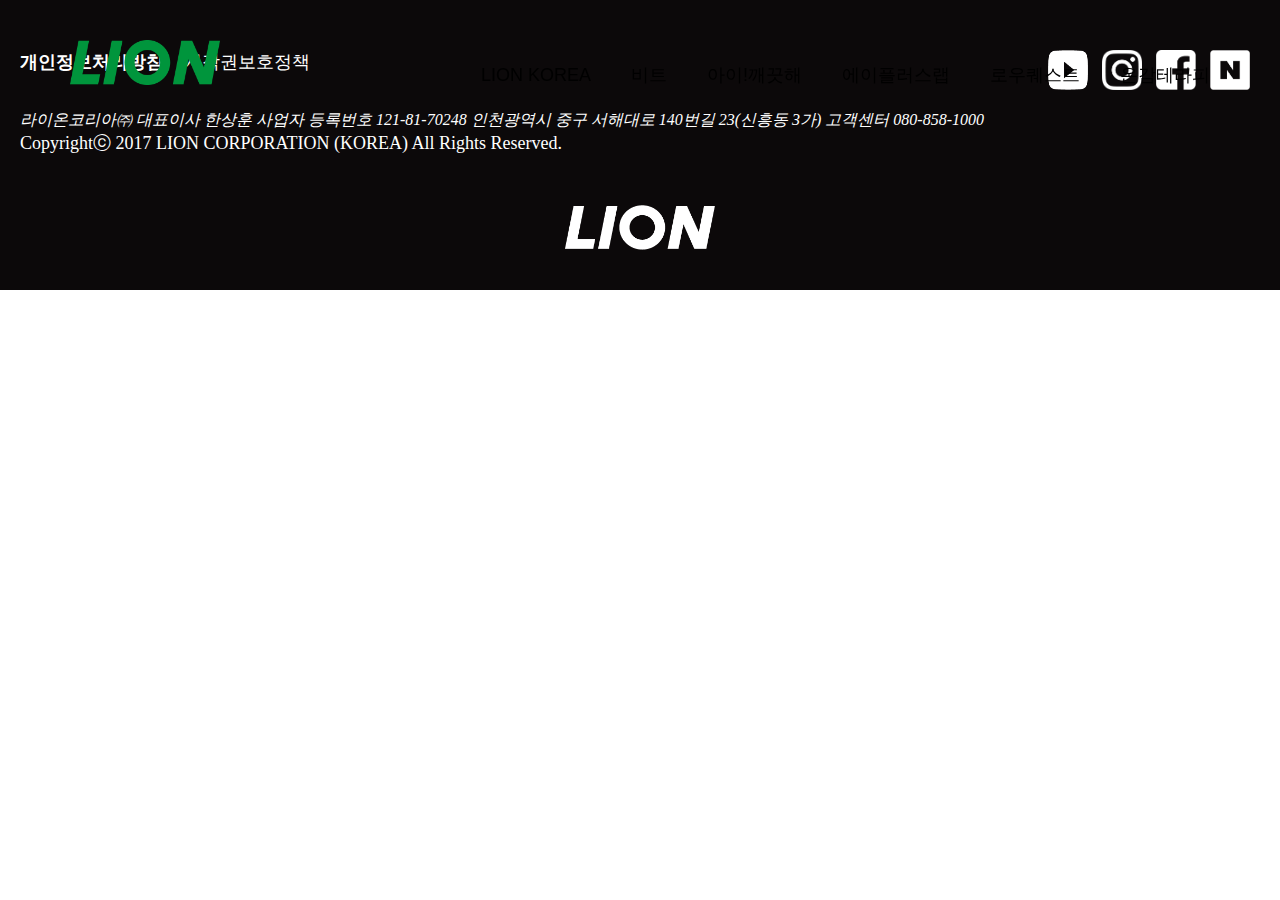
<file: header_footer.html>
<!DOCTYPE html>
<html lang="ko">

<head>
    <meta charset="UTF-8">
    <meta name="viewport" content="width=device-width, initial-scale=1.0">
    <title>header_footer</title>
    <script src="https://code.jquery.com/jquery-3.7.1.js"
        integrity="sha256-eKhayi8LEQwp4NKxN+CfCh+3qOVUtJn3QNZ0TciWLP4=" crossorigin="anonymous"></script>
    <link rel="preconnect" href="https://fonts.googleapis.com">
    <link rel="preconnect" href="https://fonts.gstatic.com" crossorigin>
    <link href="https://fonts.googleapis.com/css2?family=Noto+Sans+KR:wght@100..900&display=swap" rel="stylesheet">
    <link rel="stylesheet" href="css/header_footer.css">
</head>

<body>
    <div class="wrap">
        <div class="header">
            <h1><a href="index.html"><img src="img/main_logo.png" alt=""></a></h1>

            <nav class="lnb">
                <div class="btn">
                    <span class="line1"></span>
                    <span class="line2"></span>
                    <span class="line3"></span>
                </div>
                <ul class="menu">
                    <h1><a href="index.html"><img src="img/white_logo.png" alt=""></a></h1>
                    <li><a href="">LION KOREA</a></li>
                    <li><a href="">비트</a></li>
                    <li><a href="iclean.html">아이!깨끗해</a></li>
                    <li><a href="alab.html">에이플러스랩</a></li>
                    <li><a href="rawquest.html">로우퀘스트</a></li>
                    <li><a href="ongam.html">온감테라피</a></li>
                </ul>
            </nav>
        </div>

        <footer class="footer">
            <div class="footerbox">
                <ul>
                    <li><a href=""><strong>개인정보처리방침</strong></a></li>
                    <li><a href="">저작권보호정책</a></li>
                </ul>
                <div class="sns">
                    <a href="https://www.youtube.com/@lionkorea.official"><img src="img/youtube.png" alt=""></a>
                    <a href="https://www.instagram.com/lionkorea.official/"><img src="img/insta.png" alt=""></a>
                    <a href="https://www.facebook.com/lionkorea.official"><img src="img/face.png" alt=""></a>
                    <a href="https://brand.naver.com/lionmall"><img src="img/naver.png" alt=""></a>
                </div>
                <address>라이온코리아㈜ 대표이사 한상훈 사업자 등록번호 121-81-70248
                    <br class="dn">인천광역시 중구 서해대로 140번길 23(신흥동 3가)
                    <br class="dn">고객센터 080-858-1000
                </address>
                <small>Copyrightⓒ 2017 LION CORPORATION (KOREA) All Rights Reserved.</small>

                <div class="flogo">
                    <a href="index.html"><img src="img/white_logo.png" alt=""></a>
                </div>
            </div>
        </footer>
    </div>
    <script src="js/script.js"></script>
</body>

</html>
</file>
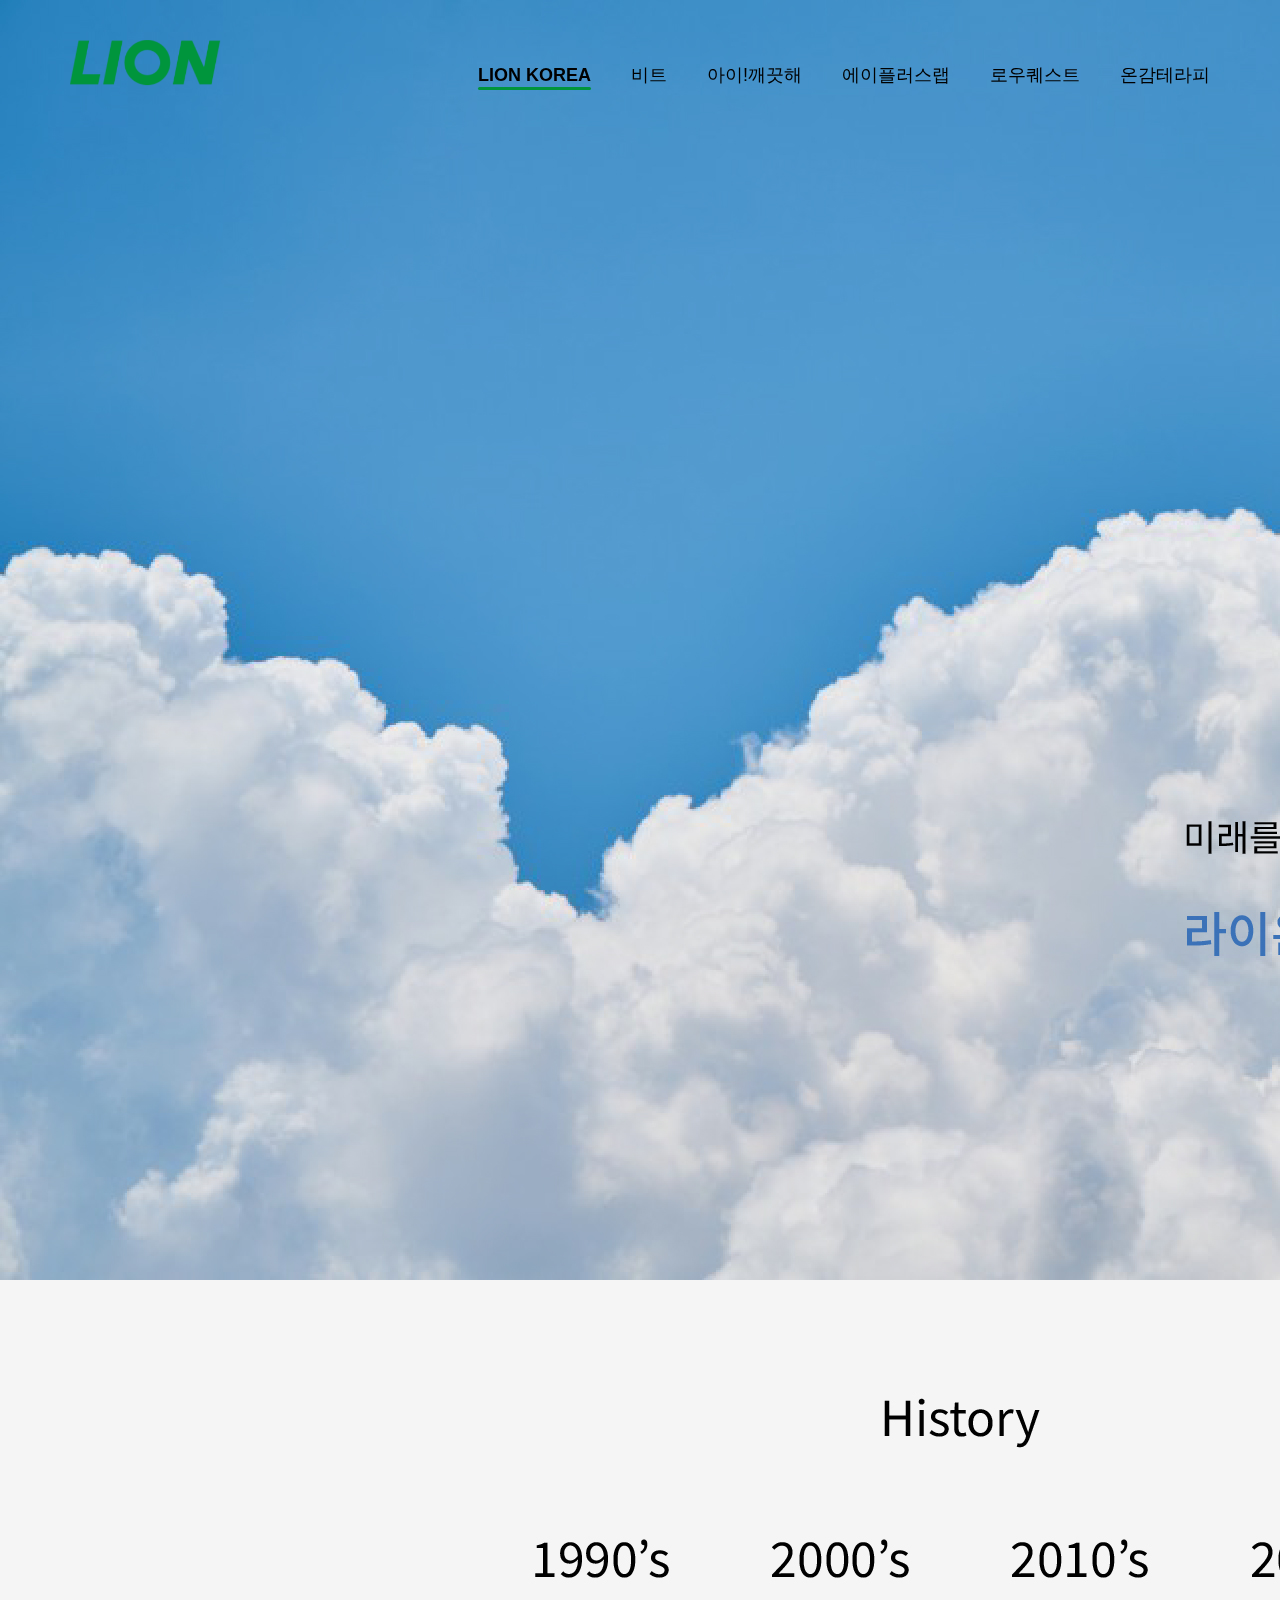
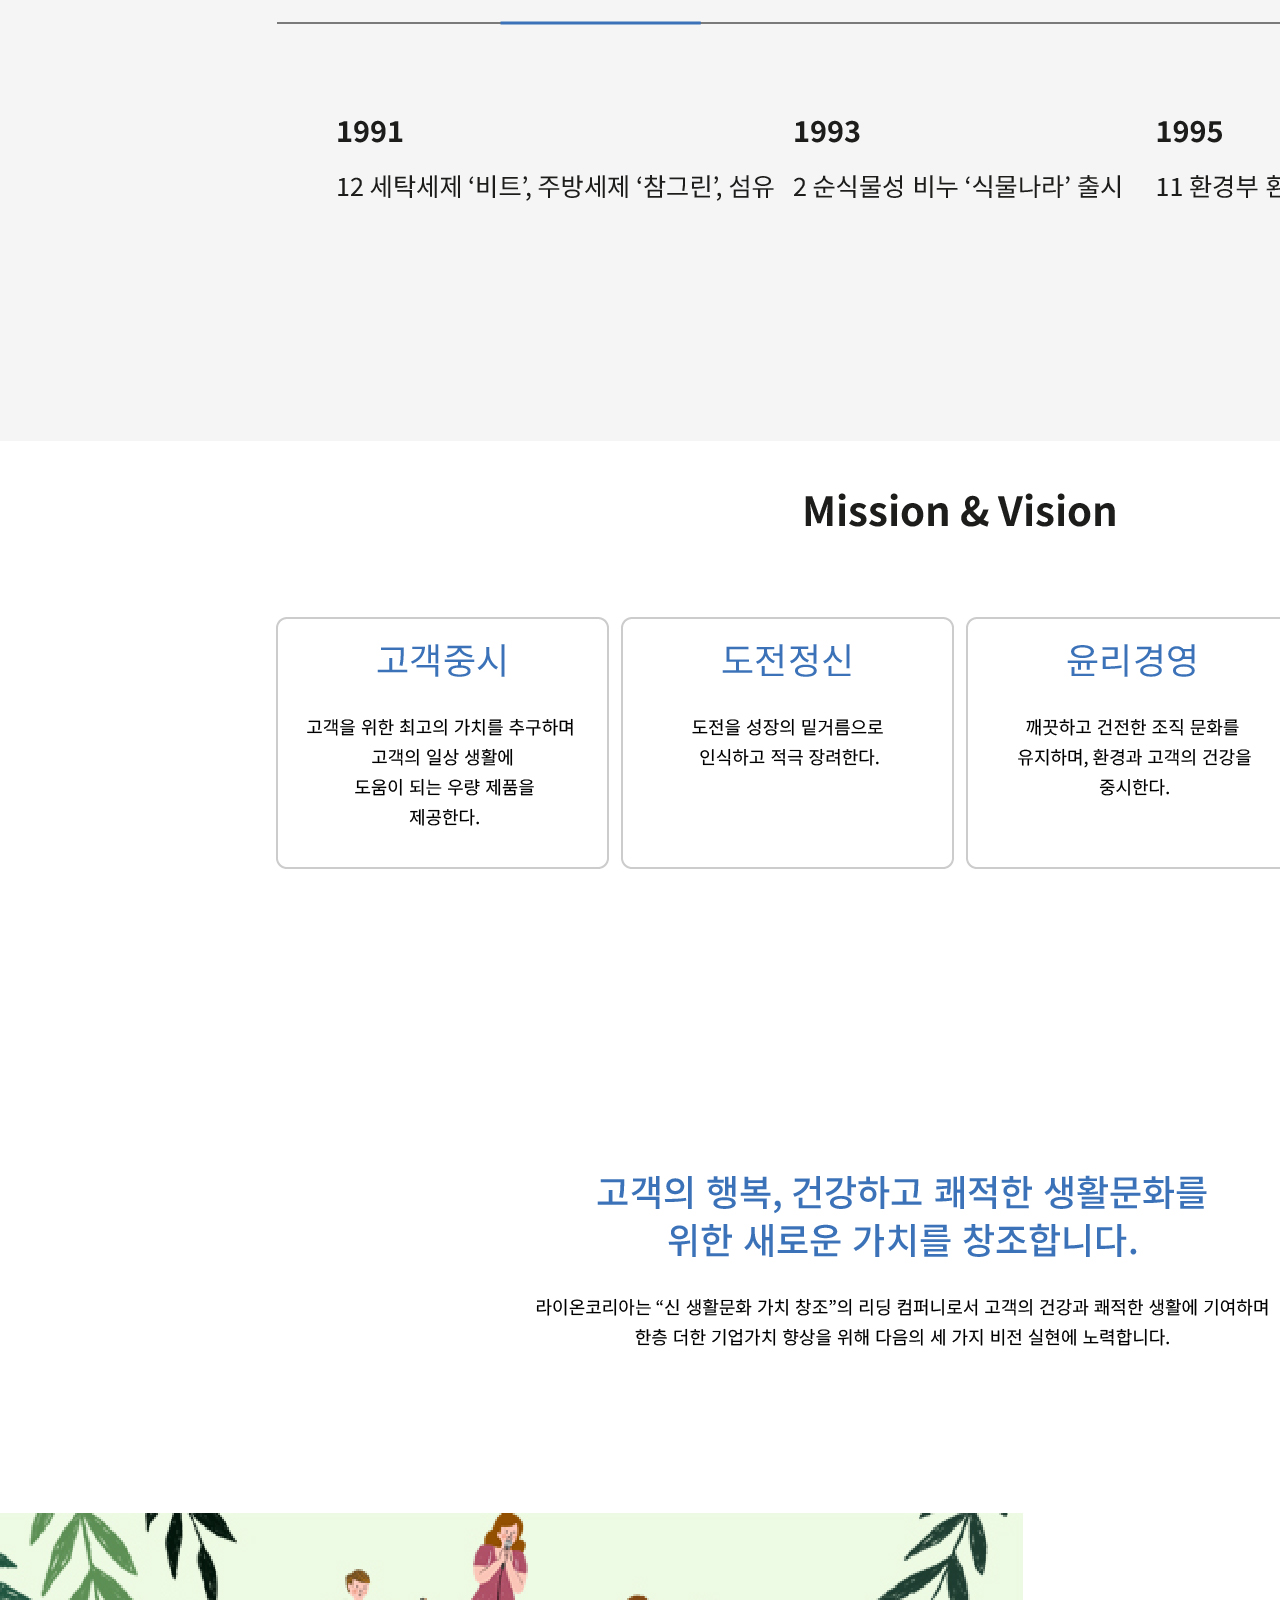
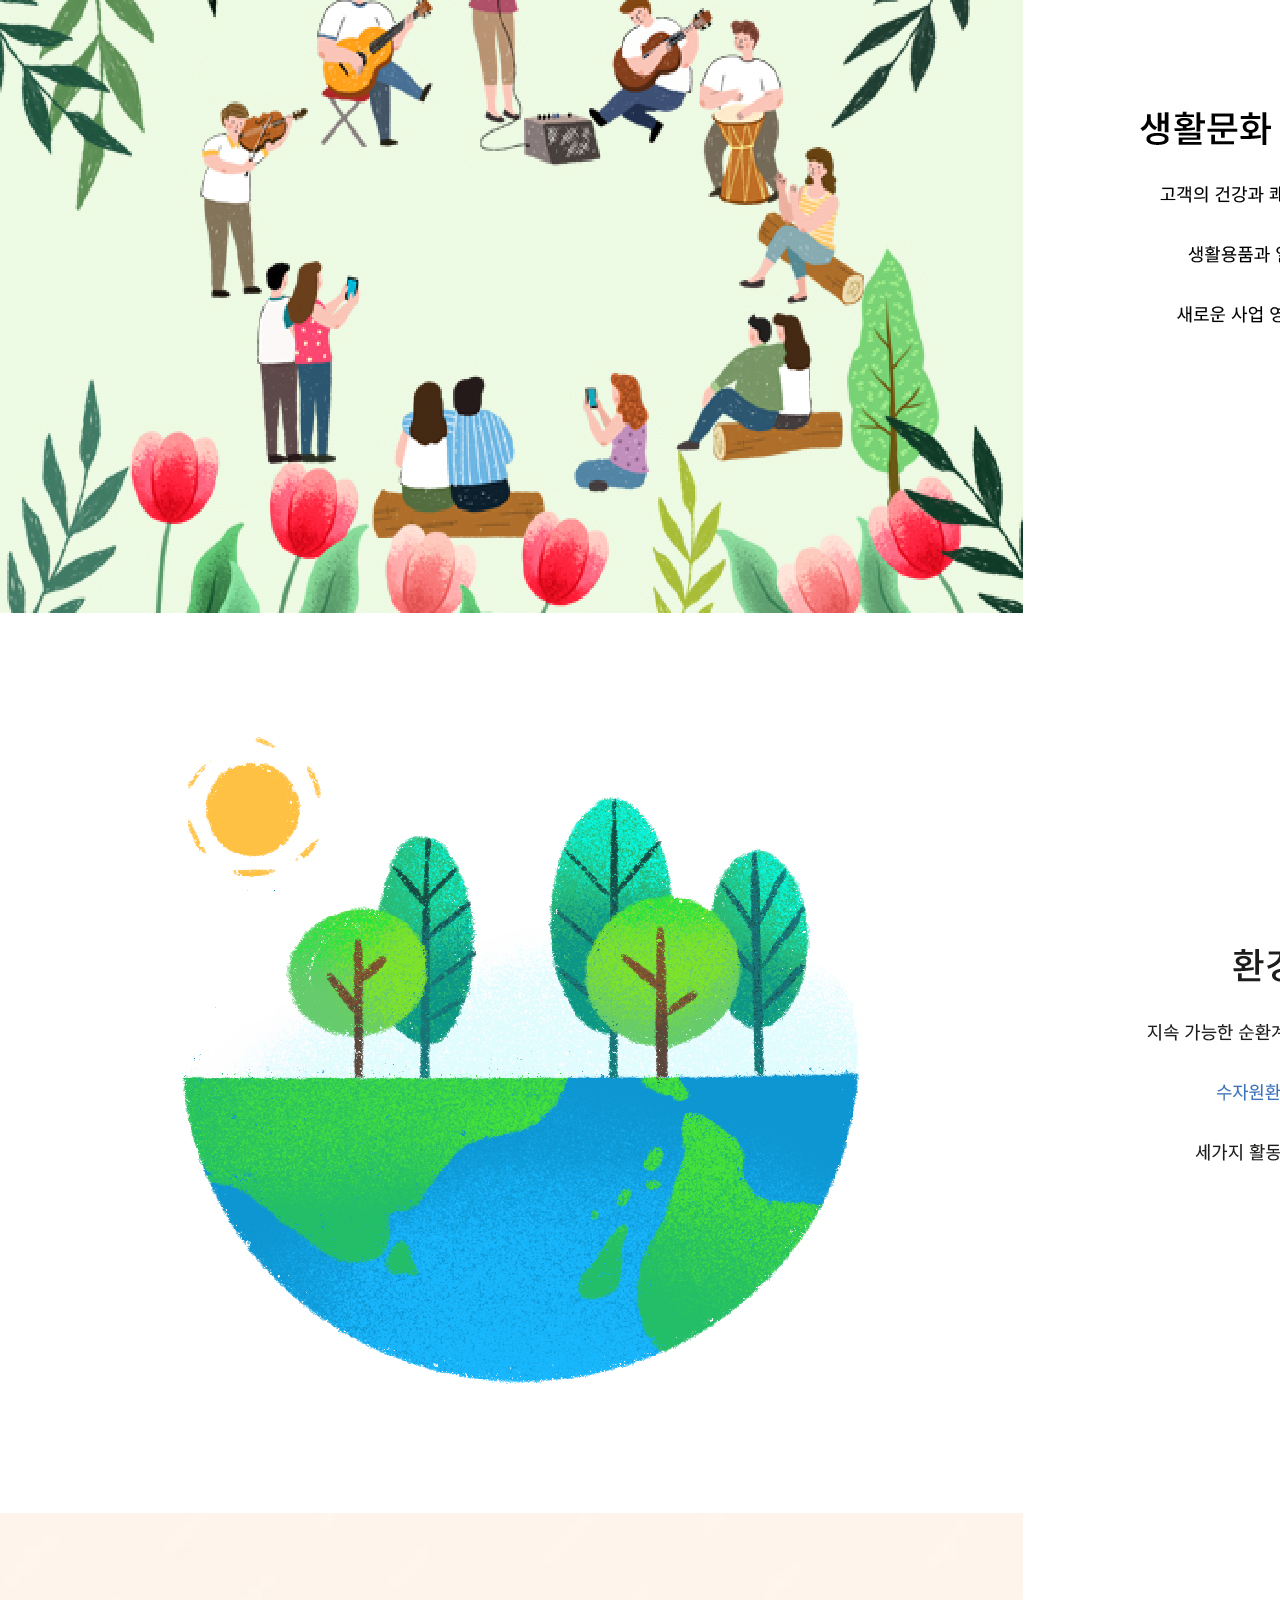
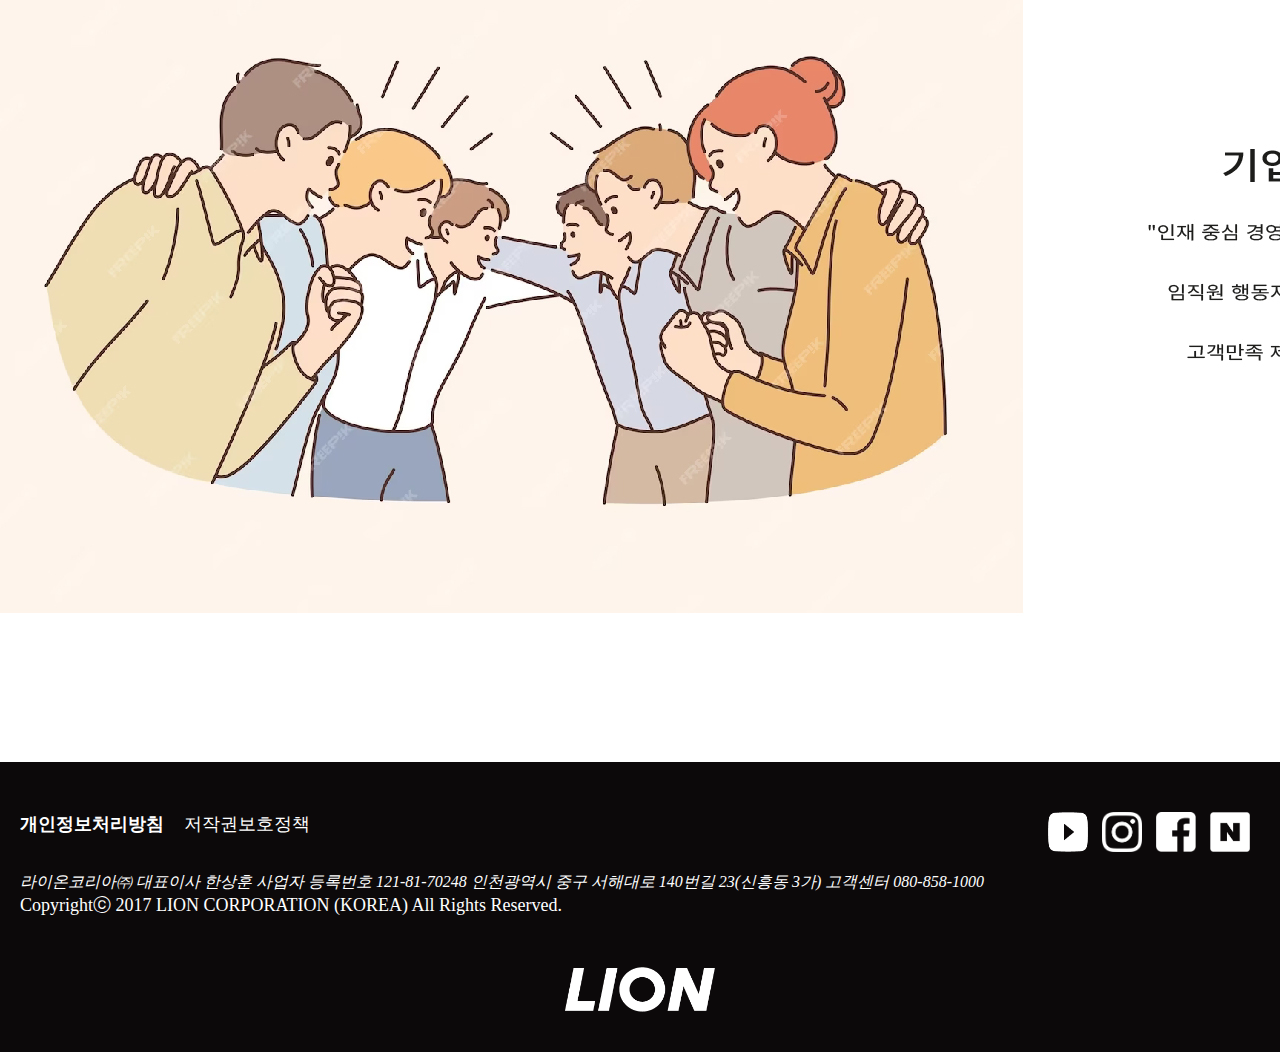
<file: lionkorea.html>
<!DOCTYPE html>
<html lang="ko">

<head>
    <meta charset="UTF-8">
    <meta name="viewport" content="width=device-width, initial-scale=1.0">
    <title>lionkorea</title>
    <script src="https://code.jquery.com/jquery-3.7.1.js"
        integrity="sha256-eKhayi8LEQwp4NKxN+CfCh+3qOVUtJn3QNZ0TciWLP4=" crossorigin="anonymous"></script>
    <link rel="preconnect" href="https://fonts.googleapis.com">
    <link rel="preconnect" href="https://fonts.gstatic.com" crossorigin>
    <link href="https://fonts.googleapis.com/css2?family=Noto+Sans+KR:wght@100..900&display=swap" rel="stylesheet">
    <link rel="stylesheet" href="css/header_footer.css">
</head>

<body>
    <div class="wrap">
        <div class="header">
            <h1><a href="index.html"><img src="img/main_logo.png" alt=""></a></h1>

            <nav class="lnb">
                <div class="btn">
                    <span class="line1"></span>
                    <span class="line2"></span>
                    <span class="line3"></span>
                </div>
                <ul class="menu">
                    <h1><a href="index.html"><img src="img/white_logo.png" alt=""></a></h1>
                    <li><a href="lionkorea.html" class="check">LION KOREA</a></li>
                    <li><a href="bt.html">비트</a></li>
                    <li><a href="iclean.html">아이!깨끗해</a></li>
                    <li><a href="alab.html">에이플러스랩</a></li>
                    <li><a href="rawquest.html">로우퀘스트</a></li>
                    <li><a href="ongam.html">온감테라피</a></li>
                </ul>
            </nav>
        </div>
        <section><img src="img/LION KOREA_section-03.jpg" alt=""></section>
        <footer class="footer">
            <div class="footerbox">
                <ul>
                    <li><a href=""><strong>개인정보처리방침</strong></a></li>
                    <li><a href="">저작권보호정책</a></li>
                </ul>
                <div class="sns">
                    <a href="https://www.youtube.com/@lionkorea.official"><img src="img/youtube.png" alt=""></a>
                    <a href="https://www.instagram.com/lionkorea.official/"><img src="img/insta.png" alt=""></a>
                    <a href="https://www.facebook.com/lionkorea.official"><img src="img/face.png" alt=""></a>
                    <a href="https://brand.naver.com/lionmall"><img src="img/naver.png" alt=""></a>
                </div>
                <address>라이온코리아㈜ 대표이사 한상훈 사업자 등록번호 121-81-70248
                    <br class="dn">인천광역시 중구 서해대로 140번길 23(신흥동 3가)
                    <br class="dn">고객센터 080-858-1000
                </address>
                <small>Copyrightⓒ 2017 LION CORPORATION (KOREA) All Rights Reserved.</small>

                <div class="flogo">
                    <a href="index.html"><img src="img/white_logo.png" alt=""></a>
                </div>
            </div>
        </footer>
    </div>
    <script src="js/script.js"></script>
</body>

</html>
</file>
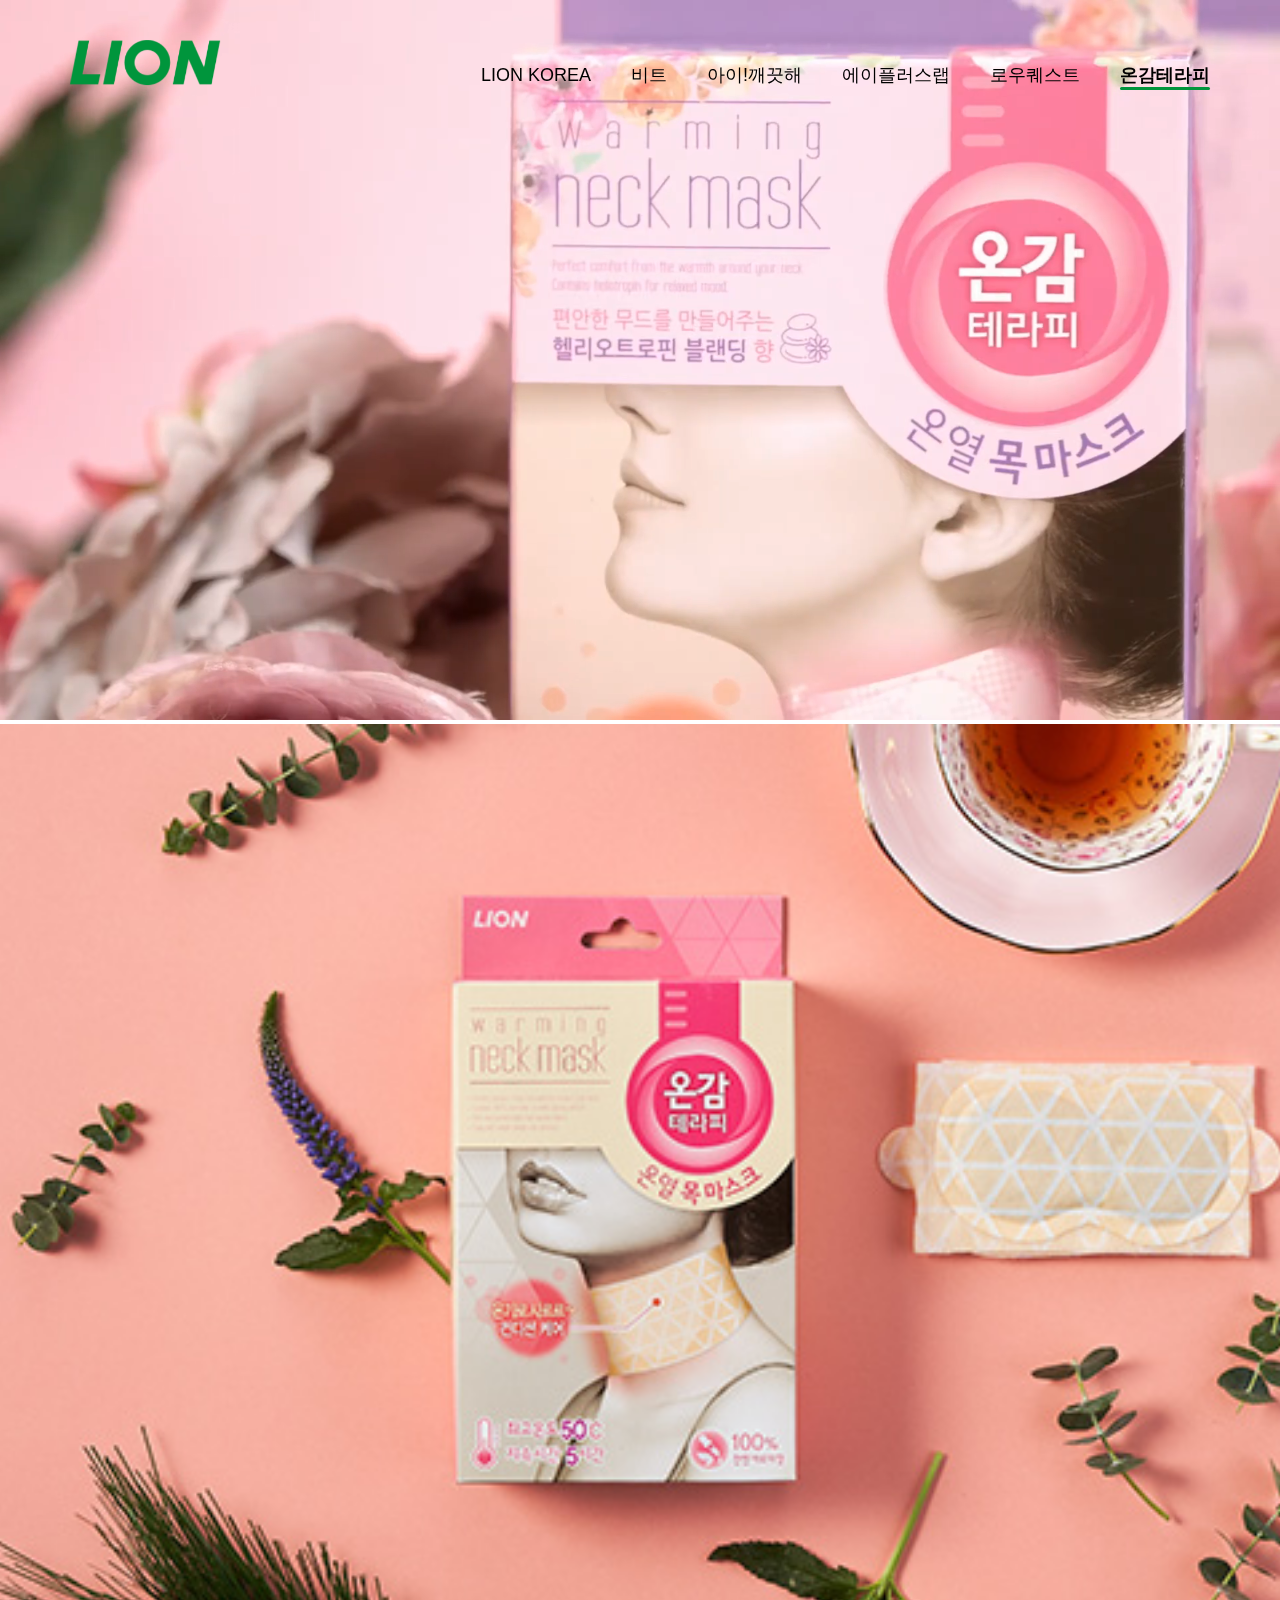
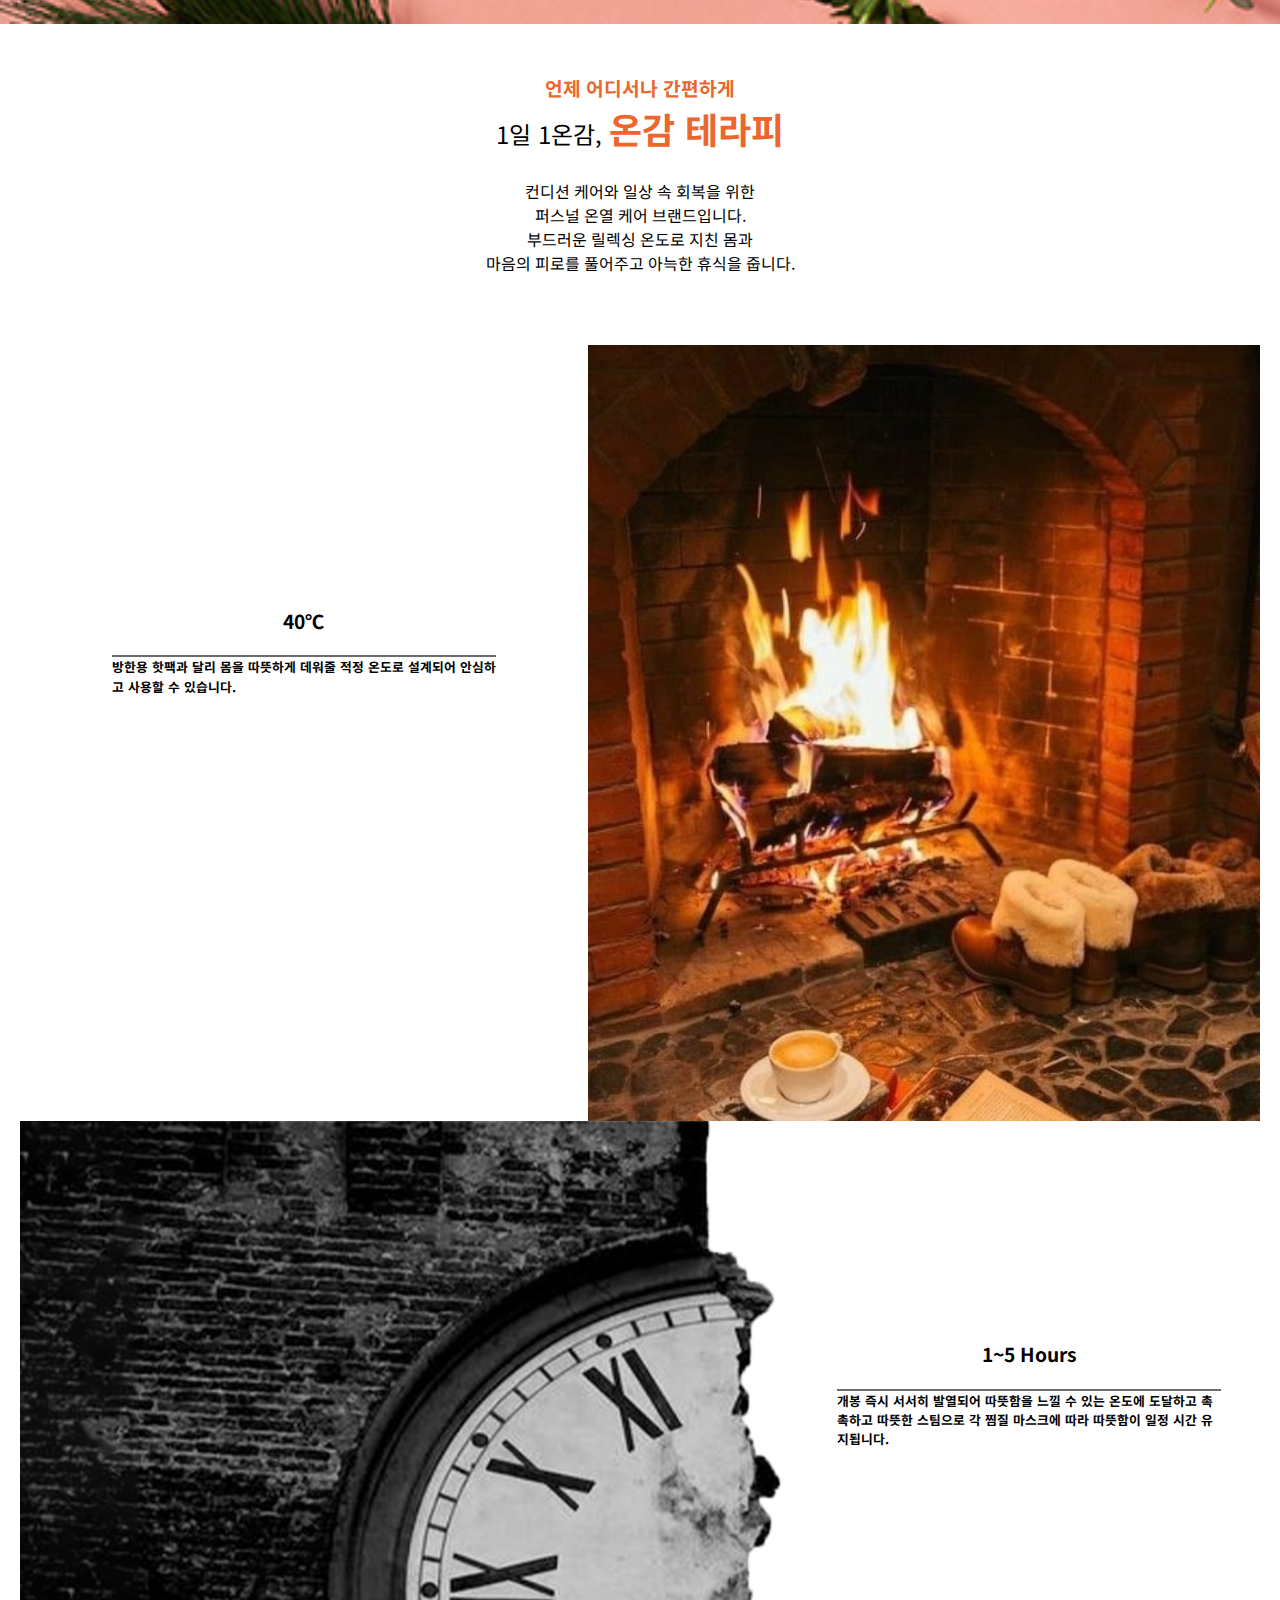
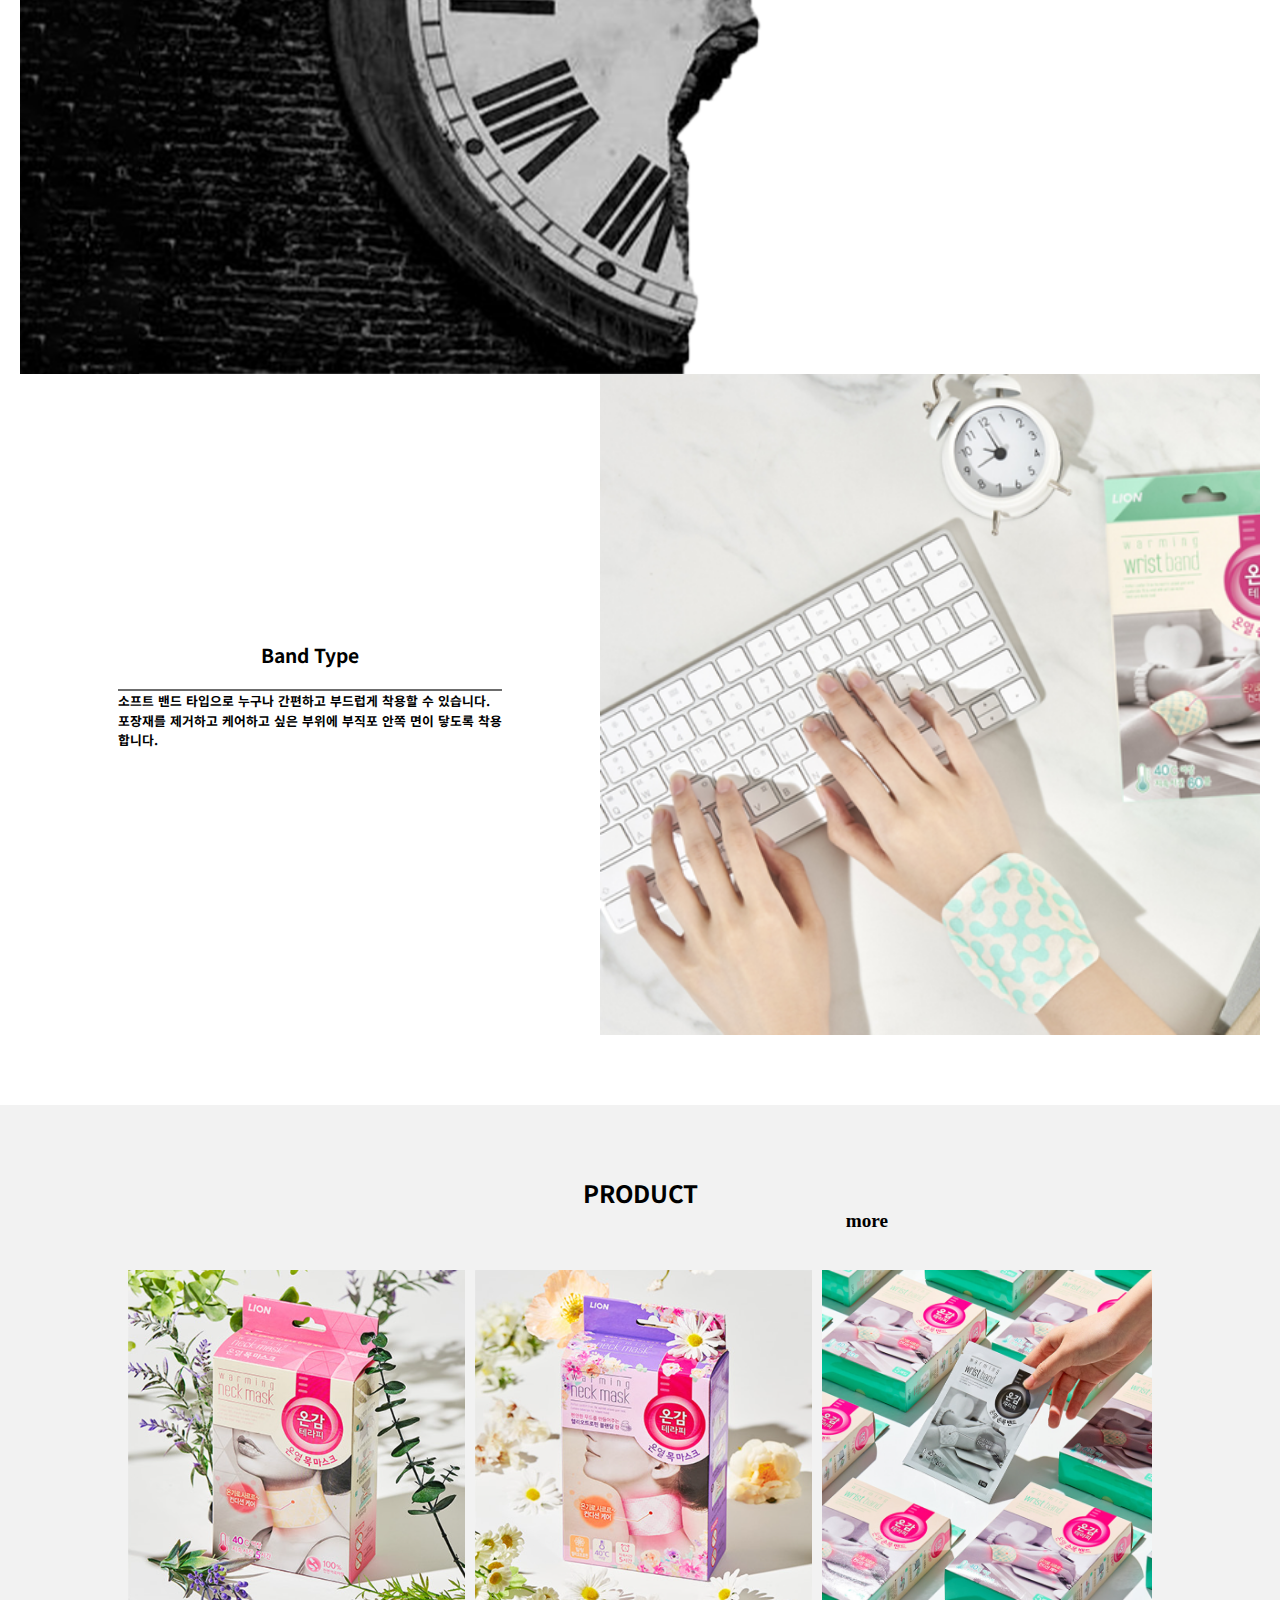
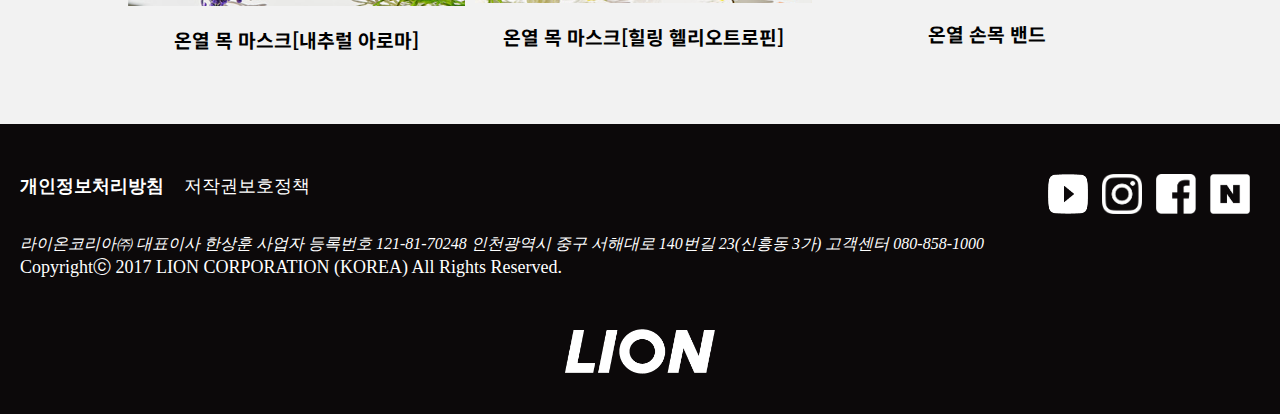
<file: ongam.html>
<!DOCTYPE html>
<html lang="ko">

<head>
    <meta charset="UTF-8">
    <meta name="viewport" content="width=device-width, initial-scale=1.0">
    <title>온감테라피</title>
    <script src="https://code.jquery.com/jquery-3.7.1.js"
        integrity="sha256-eKhayi8LEQwp4NKxN+CfCh+3qOVUtJn3QNZ0TciWLP4=" crossorigin="anonymous"></script>
    <link rel="preconnect" href="https://fonts.googleapis.com">
    <link rel="preconnect" href="https://fonts.gstatic.com" crossorigin>
    <link href="https://fonts.googleapis.com/css2?family=Noto+Sans+KR:wght@100..900&display=swap" rel="stylesheet">
    <link rel="stylesheet" href="css/header_footer.css">
    <link rel="stylesheet" href="css/ongam.css">
</head>

<body>
    <div id="wrap">
        <div class="header">
            <h1><a href="index.html"><img src="img/main_logo.png" alt=""></a></h1>

            <nav class="lnb">
                <div class="btn">
                    <span class="line1"></span>
                    <span class="line2"></span>
                    <span class="line3"></span>
                </div>
                <ul class="menu">
                    <h1><a href="index.html"><img src="img/white_logo.png" alt=""></a></h1>
                    <li><a href="lionkorea.html">LION KOREA</a></li>
                    <li><a href="bt.html">비트</a></li>
                    <li><a href="iclean.html">아이!깨끗해</a></li>
                    <li><a href="alab.html">에이플러스랩</a></li>
                    <li><a href="rawquest.html">로우퀘스트</a></li>
                    <li><a href="ongam.html" class="check">온감테라피</a></li>
                </ul>
            </nav>
        </div>
        <section class="section">
            <video src="vdo/ongam.mp4" controls autoplay muted loop playsinline></video>
            <div id="main_banner"></div>
            <article>
                <p class="m1">언제 어디서나 간편하게</p>
                <p class="m2">1일 1온감, <strong>온감 테라피</strong></p>
                <p class="m3">컨디션 케어와 일상 속 회복을 위한<br>퍼스널 온열 케어 브랜드입니다.<br>부드러운 릴렉싱 온도로 지친 몸과<br>마음의 피로를 풀어주고 아늑한 휴식을
                    줍니다.</p>
            </article>
            <article class="img">
                <ul>
                    <li class="hot">
                        <img src="img/hot.jpg" alt="">
                        <div class="text">
                            <h3>40℃</h3>
                            <p>
                                방한용 핫팩과 달리 몸을 따뜻하게 데워줄 적정 온도로 설계되어 안심하고 사용할 수 있습니다.
                            </p>
                        </div>
                    </li>
                    <li class="time">
                        <img src="img/time.png" alt="">
                        <div class="text">
                            <h3>1~5 Hours</h3>
                            <p>
                                개봉 즉시 서서히 발열되어 따뜻함을 느낄 수 있는 온도에 도달하고 촉촉하고 따뜻한 스팀으로 각 찜질 마스크에 따라 따뜻함이 일정 시간 유지됩니다.
                            </p>
                        </div>
                    </li>
                    <li class="band">
                        <img src="img/band.png" alt="">
                        <div class="text">
                            <h3>Band Type</h3>
                            <p>
                                소프트 밴드 타입으로 누구나 간편하고 부드럽게 착용할 수 있습니다. 포장재를 제거하고 케어하고 싶은 부위에 부직포 안쪽 면이 닿도록 착용합니다.
                            </p>
                        </div>
                    </li>
                </ul>
            </article>
            <aside class="pro">
                <h3>PRODUCT</h3>
                <a href="https://www.lionkoreamall.co.kr/">more</a>
                <ul>
                    <li><img src="img/aroma.png" alt="">
                        <p class="pn">온열 목 마스크[내추럴 아로마]</p>
                    </li>
                    <li><img src="img/healing.png" alt="">
                        <p class="pn">온열 목 마스크[힐링 헬리오트로핀]</p>
                    </li>
                    <li><img src="img/handband.png" alt="">
                        <p class="pn">온열 손목 밴드</p>
                    </li>
                </ul>
            </aside>
        </section>
        <footer class="footer">
            <div class="footerbox">
                <ul>
                    <li><a href=""><strong>개인정보처리방침</strong></a></li>
                    <li><a href="">저작권보호정책</a></li>
                </ul>
                <div class="sns">
                    <a href="https://www.youtube.com/@lionkorea.official"><img src="img/youtube.png" alt=""></a>
                    <a href="https://www.instagram.com/lionkorea.official/"><img src="img/insta.png" alt=""></a>
                    <a href="https://www.facebook.com/lionkorea.official"><img src="img/face.png" alt=""></a>
                    <a href="https://brand.naver.com/lionmall"><img src="img/naver.png" alt=""></a>
                </div>
                <address>라이온코리아㈜ 대표이사 한상훈 사업자 등록번호 121-81-70248
                    <br class="dn">인천광역시 중구 서해대로 140번길 23(신흥동 3가)
                    <br class="dn">고객센터 080-858-1000
                </address>
                <small>Copyrightⓒ 2017 LION CORPORATION (KOREA) All Rights Reserved.</small>

                <div class="flogo">
                    <a href="index.html"><img src="img/white_logo.png" alt=""></a>
                </div>
            </div>
        </footer>
    </div>
    <script src="js/script.js"></script>
    <script src="js/alab.js"></script>
</body>

</html>
</file>
<file: css/header_footer.css>
* {
  margin: 0;
  padding: 0;
  text-decoration: none;
}
ul {
  list-style: none;
}
p,
h2,
h3,
h4 {
  font-family: "Noto Sans KR", sans-serif;
  text-align: center;
}
img {
  vertical-align: top;
}
.header {
  position: fixed;
  z-index: 100;
  top: 0;
  left: 0;
  width: 100%;
  transition: all 0.5s;
  height: 75px;
}
.header.on {
  color: #000;
  box-shadow: 0 10px 10px rgba(0, 0, 0, 0.15);
  background-color: #fff9;
}
.header h1 img {
  width: 100px;
  height: 30px;
}
.header h1 a {
  display: block;
  margin: 20px;
}
.btn {
  position: absolute;
  width: 30px;
  height: 30px;
  cursor: pointer;
  display: block;
  margin: 20px;
  right: 0;
  z-index: 100;
}
.line1,
.line2,
.line3 {
  position: absolute;
  border-radius: 30px;
  width: 100%;
  height: 4px;
  left: 0;
  background-color: #00953c;
  transition: all 0.5s;
}
.line1 {
  top: 0;
}
.deg45 {
  transform: translateY(13px) rotate(45deg) scaleX(1.3);
  background-color: #fff;
}
.line2 {
  top: 13px;
}
.hide {
  transform: rotateY(90deg);
  background-color: #fff;
}
.line3 {
  bottom: 0;
}
.deg-45 {
  transform: translateY(-13px) rotate(-45deg) scale(1.3, 1);
  background-color: #fff;
}
.lnb {
  position: fixed;
  /* 모바일에서는 fixed 많이 사용 */
  width: 100%;
  top: 0;
  left: 0;
  z-index: 1;
}
.lnb li a {
  color: #000;
}

.menu {
  height: 100vh;
  background-color: #00953c;
  display: none;
  padding-top: 120px;
  padding-left: 20px;
}
.menu h1 img {
  position: absolute;
  top: 0;
  left: 0;
  margin: 20px;
}
.menu li {
  font: bold 1em/50px "arial";
  cursor: pointer;
  color: #fff;
  padding-left: 20px;
  padding-bottom: 30px;
}
.menu li a {
  color: #fff;
  font-size: 28px;
  margin-right: 20px;
  position: relative;
}
.menu li a::before {
  content: "";
  height: 3px;
  width: 0;
  background-color: #fff;
  border-radius: 10px;
  position: absolute;
  bottom: -5px;
  left: 0;
}
.menu li a:hover::before {
  width: 100%;
  background-color: #fff;
}

.footer {
  height: 220px;
  background-color: #0c090a;
  padding: 20px;
}

.footer ul {
  overflow: hidden;
}
.footer li {
  float: left;
  margin-right: 20px;
}
.footer a {
  color: #fff;
  font-size: 1em;
}
.footerbox {
  max-width: 1366px;
  margin: 0 auto;
  position: relative;
}
.sns {
  padding-top: 20px;
  padding-bottom: 20px;
}
.sns img {
  width: 20px;
  height: 20px;
  margin-right: 10px;
}
.flogo {
  text-align: center;
  margin-top: 20px;
}
.flogo img {
  width: 100px;
  height: 30px;
}
address {
  font-size: 0.8em;
  color: #fff;
}
small {
  font-size: 0.6em;
  color: #fff;
}

/***** 태블릿 추가 설정 *****/
/***** min width 768px 이상 *****/
@media all and (min-width: 768px) {
  .footer {
    position: relative;
  }
  .footer ul {
    float: left;
  }
  .footer li {
    float: left;
  }
  address {
    clear: both;
  }
  .flogo {
    margin-top: 50px;
  }
  .sns {
    padding-top: 0;
    float: right;
  }
}
/***** pc웹 추가 설정 *****/
/***** min width 1024px 이상 *****/
@media all and (min-width: 992px) {
  #wrap {
    position: relative;
    width: 100%;
    height: 100%;
  }
  .header {
    position: fixed;
    top: 0px;
    left: 0px;
    width: 100%;
    padding-top: 20px;
    transition: all 0.5s;
    z-index: 101;
    /* max-width: 1366px; 
    width: 100%;
    height: 120px;
    position: fixed;
    z-index: 101;
    left: 50%;
    transform: translateX(-50%);
    padding-top: 20px;  */
  }
  .header h1 {
    position: absolute;
    left: 240px;
    transition: all 0.5s;
    z-index: 100;
  }
  .header.on {
    height: 100px;
  }

  .header h1 img {
    width: 150px;
    height: 45px;
  }
  .lnb {
  }
  .menu {
    display: block;
    height: 100%;
    position: absolute;
    right: 220px;
    background-color: transparent;
    padding-top: 50px;
  }
  .menu h1 {
    display: none;
  }
  .menu li {
    float: left;
  }
  .menu li a {
    font-size: 18px;
    font-weight: normal;
    color: #000;
  }
  .menu li:hover a {
    font-weight: bold;
  }
  .menu li a:hover::before {
    background-color: #00953c;
  }
  .menu li a.check {
    font-weight: bold;
  }
  .menu li a.check::before {
    width: 100%;
    background-color: #00953c;
  }

  .btn {
    display: none;
  }
  .sns {
    float: right;
  }
  .sns img {
    width: 40px;
    height: 40px;
  }
  .footer {
    height: 250px;
  }
  .footerbox {
    margin-top: 30px;
  }
  .footer li {
  }
  .footer a {
    font-size: 18px;
  }
  address {
    font-size: 16px;
  }
  .dn {
    display: none;
  }
  small {
    font-size: 18px;
  }
  .flogo {
  }
  .flogo img {
    width: 150px;
    height: 45px;
  }
}
@media (min-width: 992px) and (max-width: 1400px) {
  .header h1 {
    left: 50px;
  }
  .menu {
    right: 50px;
  }
}
</file>
<file: css/ongam.css>
@charset "utf-8";

/********** 모바일 **********/

video {
    width: 100%;
}

#main_banner {
    background-image: url(../img/ongammain.jpg);
    background-repeat: no-repeat;
    background-position: center;
    background-size: cover;
    position: relative;
    width: 100%;
    height: 40vh;
}

.m1 {
    font-size: 1.2em;
    color: #ec662d;
    margin-top: 50px;
    margin-bottom: 0px;
    font-weight: bold;
}

.m2, 
.m2 strong {
    font-size: 1.5em;
    color: #ec662d;
}

.m2 {
    margin-bottom: 25px;
    color: #000;
}

article strong {
    color: #ec662d;
    font-weight: bold;
}

.img {
    margin: 50px auto;
}

.img ul {
    padding: 20px;
}

.img li {
    margin-bottom: 20px;
    position: relative;
    list-style-type: none;
    display: grid;
    grid-template-columns: auto;
}


.img li img {
    width: 100%;
}


.text {
    position: absolute;
    z-index: 1;
    width: 95%;
    height: 70%;
    top: 3%;
    left: 20px;
    color: #fff;
    line-height: 30px;
    font-weight: bold;
    text-shadow: 0 0 10px #9d9999;
    text-align: left;
}

.text h2 {
    font-size: 1.5em;
    font-weight: bold;
    margin-bottom: 10px;
}

.img > ul > li > .text > h3 {
    font-size: 1.2em;
    line-height: 2;
}

.img .text p {
    text-align: left;
    font-size: 0.8em;
    line-height: 1.5;
}

/*** product ***/

.pro {
    background-color: #f2f2f2;
    padding: 20px;
}

.pro img {
    width: 100%;
}

.pro h3 {
    text-align: center;
    margin-top: 50px;
}

.pro a {
    float: right;
    font-weight: bold;
    color: #000;
}

.pro ul {
    margin-top: 60px;
    display: grid;
    grid-template-columns: auto;
    grid-gap: 10px;
}

.pro li {
    margin-top: 10px;
}

.pro .pn {
    display: none;
}

/*************** 태블릿 추가 설정 ***************/
/*************** min width 768px 이상 ***************/
@media all and (min-width: 768px) {

    .img .text p {
        text-align: left;
    }

    .img li.text h4 {
        margin-top: 30px;
    }

    .pro img {
        width: 100%;
    }

    .pro ul {
        overflow: hidden;
        display: grid;
        grid-template-columns: auto auto auto;
    }

    .pro li {
        float: left;
    }


    .pro li:last-child {
        margin-right: 0;
    }
}

/*************** pc웹 추가 설정 ***************/
/*************** min width 1024px 이상 ***************/

@media all and (min-width: 1024px) {

    #main_banner {
        height: 100vh;
    }
    /*** .img ***/

    .img li {
        grid-template-columns: auto auto;
        margin: 0 auto;
/*        width: 100%;    */
/*        background-color: pink;*/
/*        border: 4px solid red;*/
        box-sizing: border-box;
    }

    .img li img {
        display: block;
        width: 100%;
    }

    .img .text {
        width: 384px;
        position: static;
        float: left;
        margin: 40% auto;
        transition: all 0.5s;
        text-shadow: none;
    }

    .img li:nth-child(odd) img {
        grid-column: 2;
    }
    
    .img li:nth-child(odd) .text {
        grid-column: 1;
        grid-row: 1;
    }
    

    .text h3 {
        font-size: 1.5em;
        line-height: 3;
        margin-top: 30px;
        color: #000;
    }

    .img .text p {
        text-align: left;
        font-size: 0.8em;
        line-height: 1.5;
        color: #000;
        border-top: 2px solid #6c6c6c;
        margin-top: 15px;
    }

    /**1번째**/
    
    .pro ul {
        max-width: 1024px;
        margin: 50px auto;
        display: grid;
        grid-template-columns: auto auto auto;
    }

    .pro li {
        float: left;
    }

    .pro h3 {
        font-size: 1.5em;
        margin-top: 50px;
    }

    .pro a {
        font-size: 1.2em;
        margin-right: 30%;
    }

    .pro .pn {
        display: block;
        font-weight: bold;
        font-size: 1.2em;
        padding-top: 20px;
    }
}
</file>
